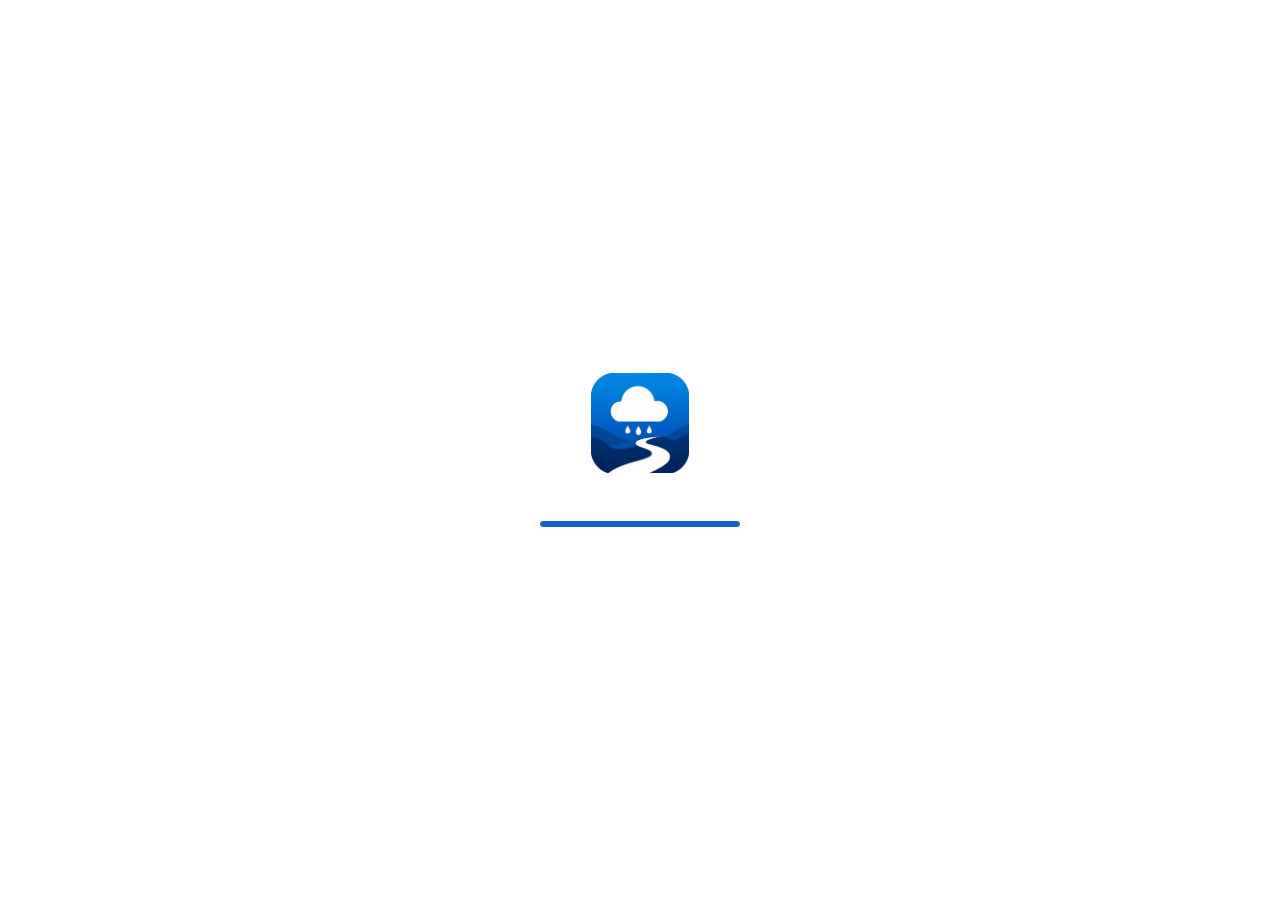
<file: index.html>
<!DOCTYPE html>
<html lang="es">
<head>
<meta charset="UTF-8">
<meta name="viewport" content="width=device-width, initial-scale=1.0">
<title>Splash Screen - Hidro Sinú</title>
<link rel="stylesheet" href="shared/variables.css">
<link rel="stylesheet" href="shared/base.css">
<link rel="stylesheet" href="pages/splash.css">
</head>
<body>
<div class="splash-screen">
    <div class="splash-content">
        <img
            src="assets/images/logo.png"
            alt="Logo Hidro Sinú"
            class="splash-logo"
        >
        <div class="splash-title">
         
        </div>
        <div class="progress-container">
            <div class="splash-progress-bar"></div>
        </div>
    </div>
</div>
<script src="pages/splash.js"></script>
</body>
</html>
</file>
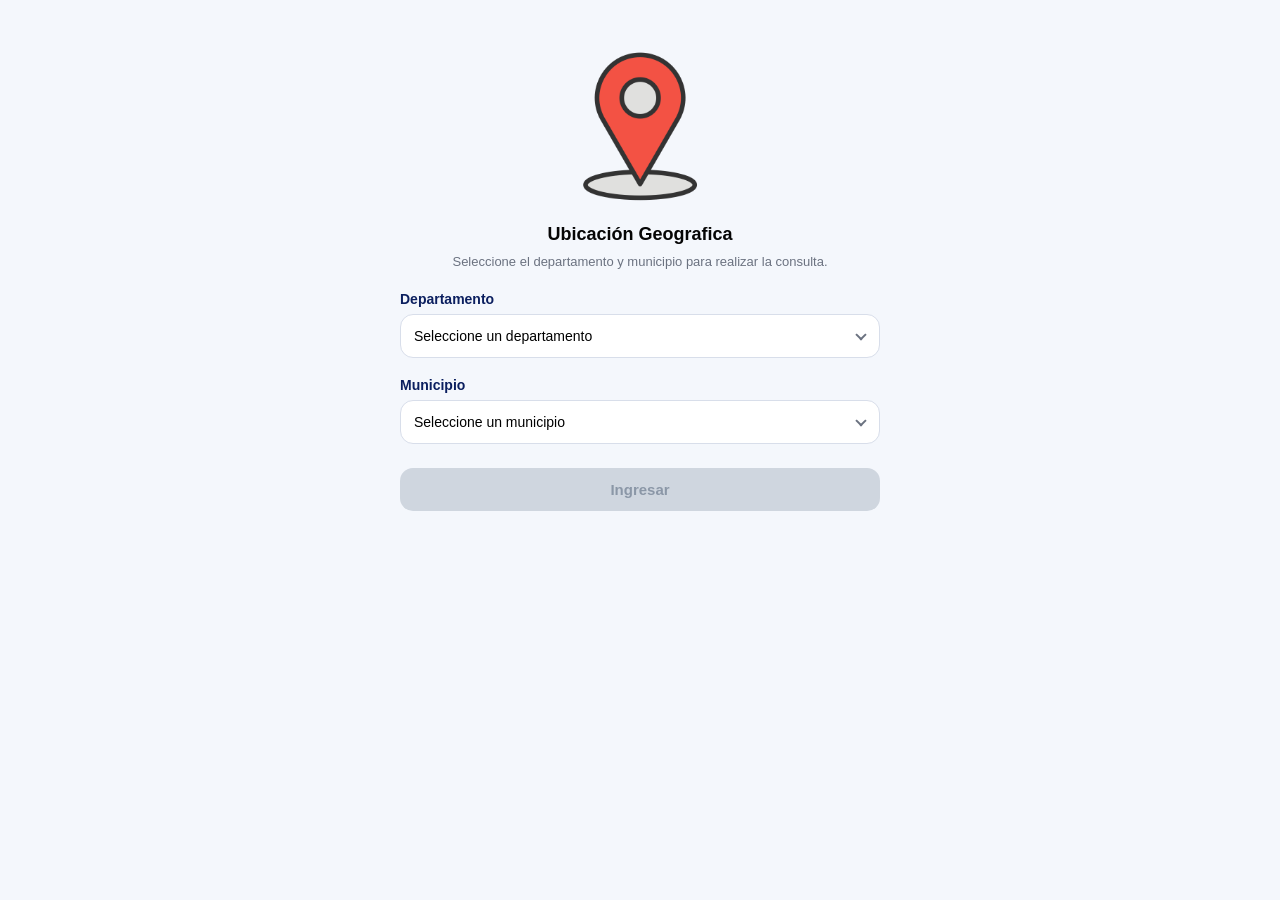
<file: consulta-territorial.html>
<!DOCTYPE html>
<html lang="es">
<head>
<meta charset="UTF-8">
<meta name="viewport" content="width=device-width, initial-scale=1.0">
<title>Consulta Territorial</title>
<link rel="stylesheet" href="shared/variables.css">
<link rel="stylesheet" href="shared/base.css">
<link rel="stylesheet" href="pages/consulta-territorial.css?v=2">
</head>
<body>

<div class="phone">

    <img src="assets/images/icono-consulta.png" alt="Icono Consulta Territorial" class="icon-logo">

    <h1>Ubicación Geografica</h1>

    <p>
        Seleccione el departamento y municipio para realizar la consulta.
    </p>

    <label>Departamento</label>
    <div id="departamentoSelector" class="selector">
        Seleccione un departamento
    </div>

    <label>Municipio</label>
    <div id="municipioSelector" class="selector">
        Seleccione un municipio
    </div>

   <button id="btnIngresar" onclick="consultar()">
    Ingresar
</button>

</div>

<!-- MODAL DEPARTAMENTOS -->
<div id="modalDepartamentos" class="modal">
    <div class="modal-content">
        <div class="modal-header">Seleccione un departamento</div>
        <div id="listaDepartamentos"></div>
    </div>
</div>

<!-- MODAL MUNICIPIOS -->
<div id="modalMunicipios" class="modal">
    <div class="modal-content">
        <div class="modal-header">Seleccione un municipio</div>
        <div id="listaMunicipios"></div>
    </div>
</div>

<script src="pages/consulta-territorial.js"></script>
</body>
</html>
</file>
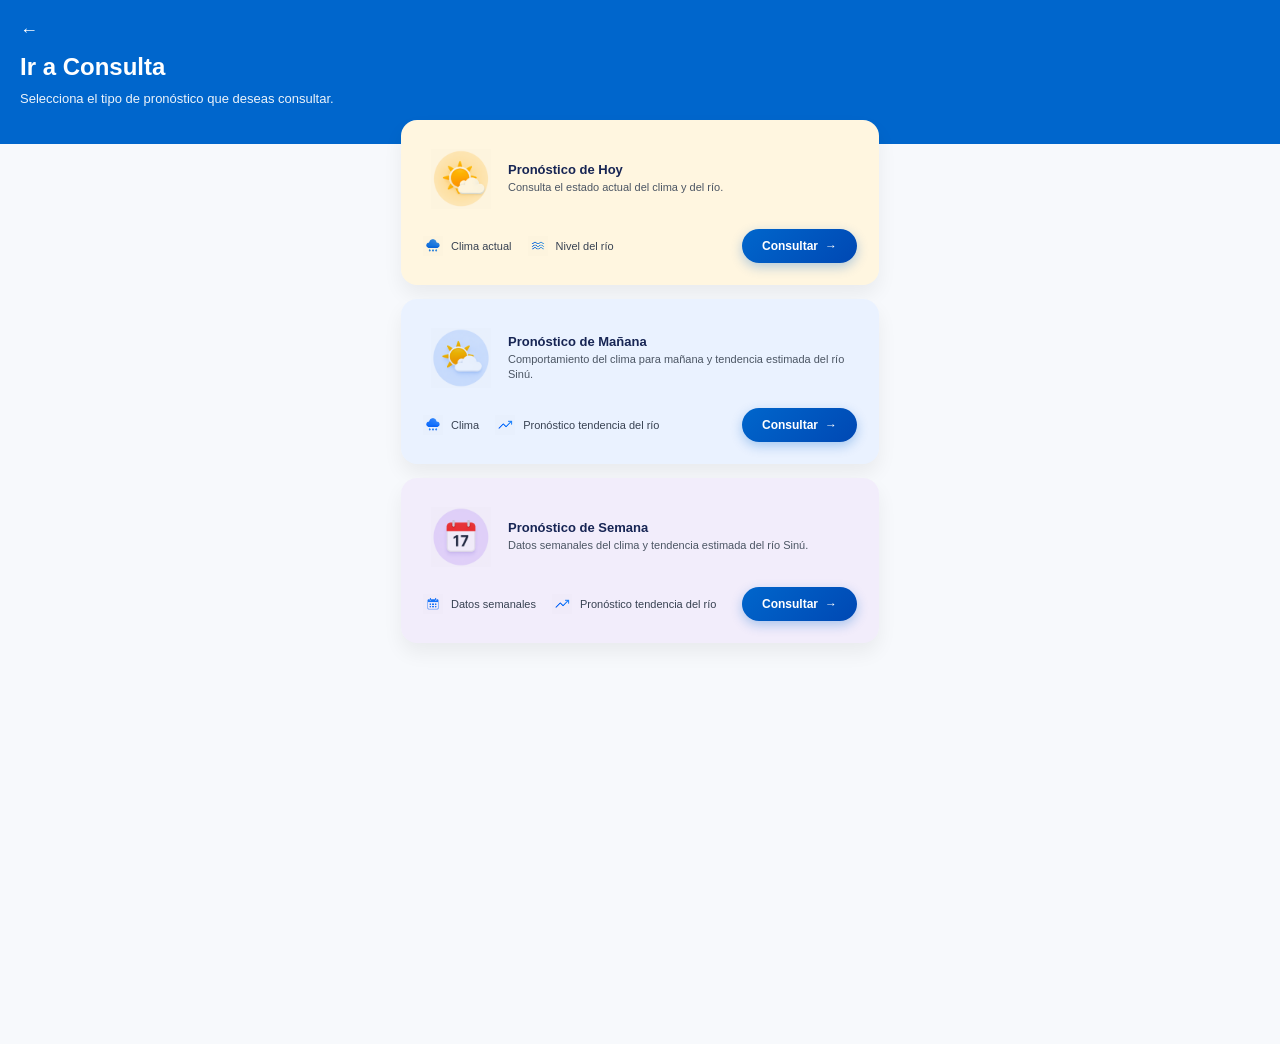
<file: consultas.html>
<!DOCTYPE html>
<html lang="es">
<head>
<meta charset="UTF-8">
<meta name="viewport" content="width=device-width, initial-scale=1.0">
<title>Ir a Consulta - Hidro Sinú</title>
<link rel="stylesheet" href="shared/variables.css">
<link rel="stylesheet" href="shared/base.css">
<link rel="stylesheet" href="pages/consultas.css">
</head>
<body>

<div class="header-card">
    <button class="btn-back" onclick="history.back()">←</button>
    <h2>Ir a Consulta</h2>
    <p>Selecciona el tipo de pronóstico que deseas consultar.</p>
</div>

<div class="principal-wrap">

    <!-- PRONÓSTICO DE HOY -->
    <div class="forecast-card fc-amarillo">
        <div class="fc-top">
            <div class="fc-icon">
                <img src="assets/images/icono-pronostico-hoy.png" alt="Pronóstico de hoy">
            </div>
            <div class="fc-text">
                <h3>Pronóstico de Hoy</h3>
                <p>Consulta el estado actual del clima y del río.</p>
            </div>
        </div>
        <div class="fc-bottom">
            <div class="fc-tags">
                <span class="fc-tag">
                    <img src="assets/images/icono-clima-.png" alt="">
                    Clima actual
                </span>
                <span class="fc-tag">
                    <img src="assets/images/icono-nivel-rio.png" alt="">
                    Nivel del río
                </span>
            </div>
            <button class="btn-consultar" data-tipo="hoy">
                Consultar <span>→</span>
            </button>
        </div>
    </div>

    <!-- PRONÓSTICO DE MAÑANA -->
    <div class="forecast-card fc-azul">
        <div class="fc-top">
            <div class="fc-icon">
                <img src="assets/images/icono-pronostico-manana.png" alt="Pronóstico de mañana">
            </div>
            <div class="fc-text">
                <h3>Pronóstico de Mañana</h3>
                <p>Comportamiento del clima para mañana y tendencia estimada del río Sinú.</p>
            </div>
        </div>
        <div class="fc-bottom">
            <div class="fc-tags">
                <span class="fc-tag">
                    <img src="assets/images/icono-clima-.png" alt="">
                    Clima
                </span>
                <span class="fc-tag">
                    <img src="assets/images/icono-tendencia-rio.png" alt="">
                    Pronóstico tendencia del río
                </span>
            </div>
            <button class="btn-consultar" data-tipo="manana">
                Consultar <span>→</span>
            </button>
        </div>
    </div>

    <!-- PRONÓSTICO DE SEMANA -->
    <div class="forecast-card fc-morado">
        <div class="fc-top">
            <div class="fc-icon">
                <img src="assets/images/icono-pronostico-semana.png" alt="Pronóstico de semana">
            </div>
            <div class="fc-text">
                <h3>Pronóstico de Semana</h3>
                <p>Datos semanales del clima y tendencia estimada del río Sinú.</p>
            </div>
        </div>
        <div class="fc-bottom">
            <div class="fc-tags">
                <span class="fc-tag">
                    <img src="assets/images/icono-datos-semanales.png" alt="">
                    Datos semanales
                </span>
                <span class="fc-tag">
                    <img src="assets/images/icono-tendencia-rio.png" alt="">
                    Pronóstico tendencia del río
                </span>
            </div>
            <button class="btn-consultar" data-tipo="semana">
                Consultar <span>→</span>
            </button>
        </div>
    </div>

</div>

<script src="pages/consultas.js"></script>
</body>
</html>
</file>
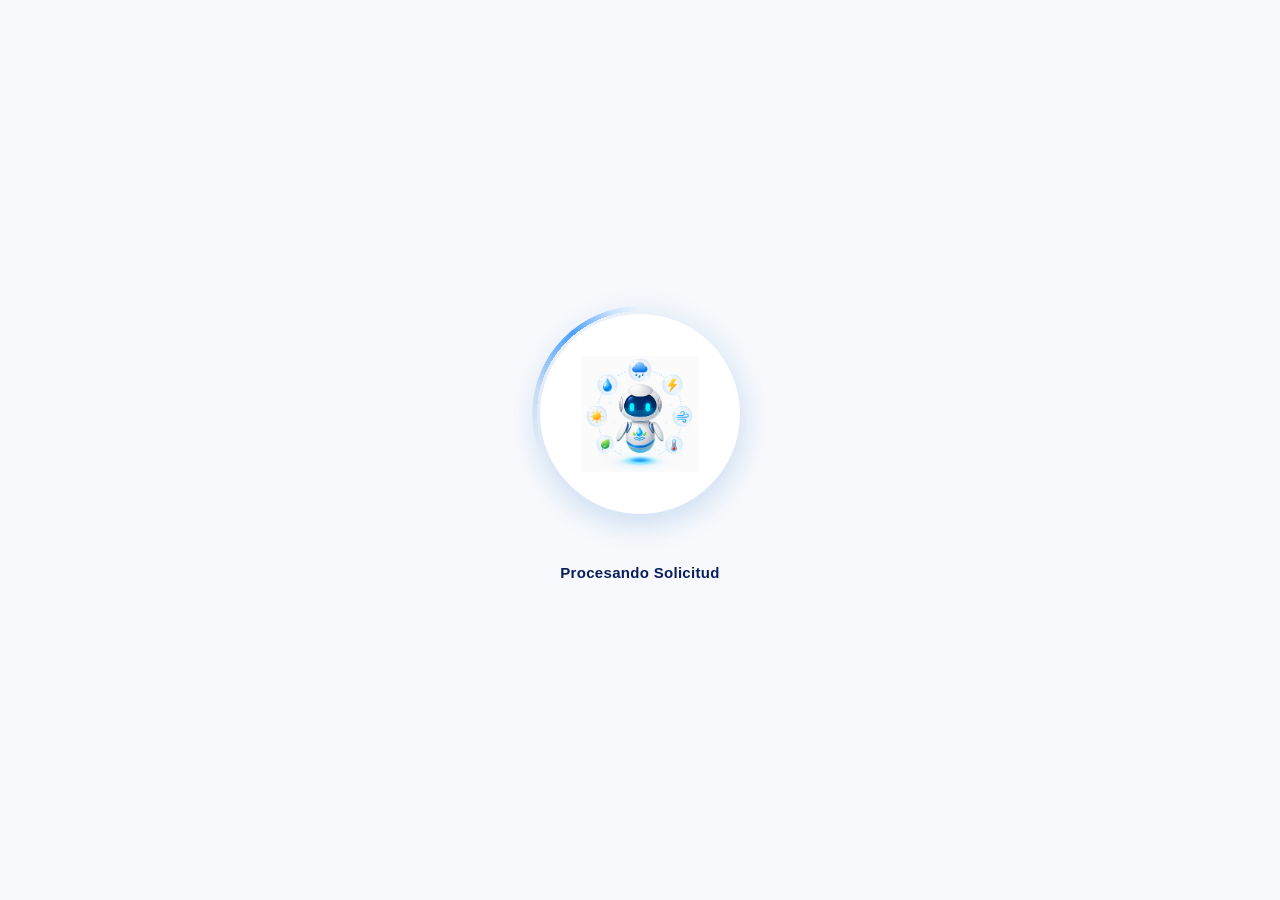
<file: proceso.html>
<!DOCTYPE html>
<html lang="es">
<head>
<meta charset="UTF-8">
<meta name="viewport" content="width=device-width, initial-scale=1.0">
<title>Solicitud en Proceso - Hidro Sinú</title>
<link rel="stylesheet" href="shared/variables.css">
<link rel="stylesheet" href="shared/base.css">
<link rel="stylesheet" href="pages/proceso.css">
</head>
<body>

<div class="proceso-wrap">
    <div class="loader-scene">
        <div class="glow-halo"></div>
        <div class="orbit-ring"></div>
        <div class="robot-circle">
            <img src="assets/images/robot-icono.png" alt="Robot procesando">
        </div>
    </div>

    <div class="status-wrap">
        <span class="status-text" id="statusText">Procesando Solicitud</span>
    </div>
</div>

<script src="pages/proceso.js"></script>
</body>
</html>
</file>
<file: shared/variables.css>
:root {
    --color-primary: #1565c0;
    --color-bg: #ffffff;
    --color-text: #000000;
}
</file>
<file: shared/base.css>
*,
*::before,
*::after {
    box-sizing: border-box;
    margin: 0;
    padding: 0;
}

body {
    font-family: 'Segoe UI', Tahoma, Geneva, Verdana, sans-serif;
    overflow: hidden;
}
</file>
<file: pages/splash.css>
/* Animación de entrada */
@keyframes fadeIn {
    from {
        opacity: 0;
        transform: scale(0.95);
    }
    to {
        opacity: 1;
        transform: scale(1);
    }
}

/* Barra de progreso */
@keyframes progressBar {
    from {
        width: 0%;
    }
    to {
        width: 100%;
    }
}

/* Pantalla Splash */
.splash-screen {
    position: fixed;
    top: 0;
    left: 0;
    width: 100%;
    height: 100vh;
    background: #ffffff;
    display: flex;
    justify-content: center;
    align-items: center;
    z-index: 9999;
}

.splash-content {
    display: flex;
    flex-direction: column;
    align-items: center;
    text-align: center;
    animation: fadeIn .5s ease forwards;
}

/* Logo */
.splash-logo {
    width: 100px;
    height: 100px;
    object-fit: contain;
    margin-bottom: 20px;
}

/* Título */
.splash-title {
    font-family: 'Segoe UI', Tahoma, Geneva, Verdana, sans-serif;
    font-weight: 700;
    font-size: 2.2rem;
    color: #020303;
    margin-bottom: 28px;
    letter-spacing: 0.5px;
}

/* Contenedor barra */
.progress-container {
    width: 200px;
    height: 6px;
    background: #e2e8f0;
    border-radius: 999px;
    overflow: hidden;
}

/* Barra */
.splash-progress-bar {
    height: 100%;
    width: 0;
    background: #1565c0;
    border-radius: 999px;
    animation: progressBar 4s linear forwards;
}

/* Agregar al final del archivo */
.splash-screen.fade-out {
    animation: fadeOut 0.6s ease forwards;
}

@keyframes fadeOut {
    from {
        opacity: 1;
    }
    to {
        opacity: 0;
    }
}
</file>
<file: pages/consulta-territorial.css>
body {
    font-family: Arial, sans-serif;
    background: #f4f7fc;
    padding: 16px;
    margin: 0;
}

.phone {
    width: 100%;
    max-width: 480px;
    margin: 0 auto;
    background: transparent;
    box-shadow: none;
    border-radius: 0;
    padding: 16px 0;
    text-align: center;
    animation: fadeInPage 0.6s ease forwards;
}

@keyframes fadeInPage {
    from {
        opacity: 0;
        transform: translateY(10px);
    }
    to {
        opacity: 1;
        transform: translateY(0);
    }
}

/* Transición de salida hacia Principal */
.phone.fade-out {
    animation: fadeOutPage 0.4s ease forwards;
}

@keyframes fadeOutPage {
    from { opacity: 1; }
    to { opacity: 0; }
}

.icon-logo {
    display: block;
    width: 180px !important;
    height: 180px !important;
    object-fit: cover;
    margin: 4px auto 8px;
    border: none !important;
    outline: none !important;
    box-shadow: none !important;
}

h1 {
    text-align: center;
    color: #050505;
    margin: 0;
    font-size: 18px;
    font-weight: 700;
}

p {
    text-align: center;
    color: #6b7280;
    line-height: 1.5;
    font-size: 13px;
    margin-top: 7px;
}

label {
    display: block;
    text-align: left;
    margin-top: 19px;
    margin-bottom: 7px;
    font-weight: 700;
    color: #0b1f5f;
    font-size: 14px;
}

.selector {
    width: 100%;
    padding: 13px 35px 13px 13px;
    border: 1px solid #d8deea;
    border-radius: 13px;
    font-size: 14px;
    background: white;
    box-sizing: border-box;
    cursor: pointer;
    transition: all 0.2s ease;
    position: relative;
    text-align: left;
}

.selector:hover {
    border-color: #0066cc;
    box-shadow: 0 0 0 3px rgba(0, 102, 204, 0.1);
}

.selector::after {
    content: "";
    position: absolute;
    right: 14px;
    top: 50%;
    width: 8px;
    height: 8px;
    border-right: 2px solid #6b7280;
    border-bottom: 2px solid #6b7280;
    transform: translateY(-65%) rotate(45deg);
    transition: transform 0.2s ease;
}

.selector.abierto::after {
    transform: translateY(-35%) rotate(225deg);
}

button {
    width: 100%;
    margin-top: 24px;
    padding: 13px;
    border: none;
    border-radius: 13px;
    background: #cfd6df;
    color: #8b97a7;
    font-size: 15px;
    font-weight: bold;
    cursor: not-allowed;
    transition: all 0.3s ease;
}

button.activo {
    background: linear-gradient(135deg, #0066cc, #0052a3);
    color: white;
    cursor: pointer;
    box-shadow: 0 4px 15px rgba(0, 102, 204, 0.3);
}

button.activo:hover {
    transform: translateY(-2px);
    box-shadow: 0 6px 25px rgba(0, 102, 204, 0.4);
}

/* ===== MODALES ===== */
.modal {
    display: none;
    position: fixed;
    top: 0;
    left: 0;
    width: 100%;
    height: 100%;
    background: rgba(0, 0, 0, .45);
    z-index: 999;
    animation: fadeIn 0.2s ease;
}

@keyframes fadeIn {
    from { opacity: 0; }
    to { opacity: 1; }
}

.modal-content {
    position: absolute;
    left: 50%;
    top: 50%;
    transform: translate(-50%, -50%);
    width: 90%;
    max-width: 336px;
    background: white;
    border-radius: 16px;
    overflow: hidden;
    max-height: 80vh;
    overflow-y: auto;
    animation: slideUp 0.3s ease;
}

@keyframes slideUp {
    from { transform: translate(-50%, -40%); opacity: 0; }
    to { transform: translate(-50%, -50%); opacity: 1; }
}

.modal-header {
    padding: 16px;
    font-size: 18px;
    font-weight: bold;
    border-bottom: 1px solid #e5e7eb;
    color: #0b1f5f;
    background: #f8faff;
}

.option {
    padding: 16px;
    border-bottom: 1px solid #e5e7eb;
    cursor: pointer;
    font-size: 14px;
    transition: all 0.2s ease;
    color: #1a1a2e;
}

.option:hover {
    background: #f0f6ff;
    padding-left: 19px;
}

.option.selected {
    background: #eef5ff;
    color: #0066cc;
    font-weight: bold;
    border-left: 4px solid #0066cc;
}
</file>
<file: pages/consultas.css>
html, body {
    height: 100% !important;
    min-height: 100vh !important;
    margin: 0 !important;
    padding: 0 !important;
    overflow-y: scroll !important;
    overflow-x: hidden !important;
}

body {
    font-family: Arial, sans-serif;
    background: #f7f9fc;
    animation: fadeInConsultas 0.5s ease forwards;
    min-height: 100vh !important;
    height: auto !important;
}

@keyframes fadeInConsultas {
    from { opacity: 0; }
    to { opacity: 1; }
}

.principal-wrap {
    max-width: 480px;
    margin: 0 auto;
    padding: 1px;
    padding-bottom: 30px !important;
    min-height: 100vh !important;
}

/* ===========================
   ENCABEZADO (HERO)
=========================== */

.header-card {
    background: #0066cc !important;
    padding: 20px 20px 35px;
    color: white;
    position: relative;
}

.btn-back {
    background: none;
    border: none;
    color: white;
    font-size: 18px;
    cursor: pointer;
    padding: 0;
    margin-bottom: 12px;
}

.header-card h2 {
    font-size: 24px;
    font-weight: 800;
    margin: 0 0 8px;
}

.header-card p {
    font-size: 13px;
    line-height: 1.5;
    margin: 0;
    color: rgba(255,255,255,.92);
    max-width: 90%;
}

/* ===========================
   TARJETAS DE PRONÓSTICO
=========================== */

.forecast-card {
    border-radius: 16px;
    padding: 22px;
    margin-top: -25px;
    margin-bottom: 14px;
    position: relative;
    z-index: 2;
    box-shadow: 0 10px 20px rgba(0,0,0,.06);
}

.fc-amarillo {
    background: #fff6e0;
}

.fc-azul {
    background: #eaf2ff;
    margin-top: 0;
}

.fc-morado {
    background: #f2edfb;
    margin-top: 0;
}

.fc-top {
    display: flex;
    align-items: center;
    gap: 10px;
    margin-bottom: 12px;
}

.fc-icon {
    width: 75px;
    height: 75px;
    min-width: 75px;
    background: transparent;
    box-shadow: none;
    border-radius: 0;
    display: flex;
    align-items: center;
    justify-content: center;
    border: 0;
}

.fc-icon img {
    width: 60px;
    height: 69px;
    object-fit: contain;
    mix-blend-mode: multiply !important;
}


.fc-text h3 {
    font-size: 13px;
    font-weight: 700;
    color: #172554;
    margin: 0 0 3px;
}

.fc-text p {
    font-size: 11px;
    color: #4b5563;
    line-height: 1.4;
    margin: 0;
}


.fc-bottom {
    display: flex;
    flex-direction: row;
    align-items: center;
    justify-content: space-between;
    gap: 10px;
    flex-wrap: wrap;
}


.fc-tags {
    display: flex;
    flex-direction: row;
    flex-wrap: wrap;
    gap: 16px;
}


.fc-tag {
    display: flex;
    align-items: center;
    gap: 8px;
    font-size: 11px;
    color: #374151;
}


.fc-tag img {
    width: 20px;
    height: 20px;
    object-fit: contain;
    mix-blend-mode: multiply !important;
    background: transparent !important;
}


.btn-consultar {
    background: linear-gradient(135deg,#0066cc,#0048b3);
    color: white;
    border: none;
    border-radius: 24px;
    padding: 10px 20px;
    font-size: 12px;
    font-weight: 700;
    cursor: pointer;
    display: inline-flex;
    align-items: center;
    justify-content: center;
    gap: 7px;
    width: auto;
    box-shadow: 0 4px 12px rgba(0,102,204,.3);
    white-space: nowrap;
}
</file>
<file: pages/proceso.css>
* { box-sizing: border-box; }

html, body {
    height: 100%;
    margin: 0;
    padding: 0;
}

body {
    font-family: Arial, sans-serif;
    background: #f7f9fc;
    min-height: 100vh;
    display: flex;
    align-items: center;
    justify-content: center;
    overflow: hidden;
}

.proceso-wrap {
    max-width: 480px;
    width: 100%;
    padding: 40px 24px;
    text-align: center;
}

/* ===========================
   ESCENA DEL ÍCONO (ANILLO)
=========================== */

.loader-scene {
    position: relative;
    width: 200px;
    height: 200px;
    margin: 0 auto 44px;
}

/* Anillo de brillo giratorio */
.orbit-ring {
    position: absolute;
    inset: -8px;
    border-radius: 50%;
    background: conic-gradient(
        from 0deg,
        transparent 0deg,
        transparent 250deg,
        rgba(0,102,204,0.15) 285deg,
        #4da3ff 320deg,
        #cfe6ff 345deg,
        transparent 360deg
    );
    -webkit-mask: radial-gradient(farthest-side, transparent calc(100% - 5px), #000 calc(100% - 5px));
    mask: radial-gradient(farthest-side, transparent calc(100% - 5px), #000 calc(100% - 5px));
    animation: girar 2.4s linear infinite;
    z-index: 1;
}

@keyframes girar {
    to { transform: rotate(360deg); }
}

/* Halo suave detrás del contenedor */
.glow-halo {
    position: absolute;
    inset: -30px;
    border-radius: 50%;
    background: radial-gradient(circle, rgba(0,102,204,0.12) 0%, transparent 70%);
    z-index: 0;
    animation: pulso 2.4s ease-in-out infinite;
}

@keyframes pulso {
    0%, 100% { opacity: .6; transform: scale(1); }
    50% { opacity: 1; transform: scale(1.06); }
}

/* Contenedor circular del ícono (robot va aquí) */
.robot-circle {
    position: absolute;
    inset: 0;
    border-radius: 50%;
    background: white;
    box-shadow: 0 10px 30px rgba(0,102,204,.15);
    display: flex;
    align-items: center;
    justify-content: center;
    z-index: 2;
    overflow: hidden;
}

.robot-circle img {
    width: 58%;
    height: 58%;
    object-fit: contain;
}

/* ===========================
   TEXTO DE ESTADO (SIN DESPLAZAMIENTO)
=========================== */

.status-wrap {
    min-height: 28px;
    display: flex;
    align-items: center;
    justify-content: center;
}

.status-text {
    font-size: 15px;
    font-weight: 700;
    color: #0b1f5f;
    letter-spacing: .3px;
    opacity: 1;
    transition: opacity .3s ease;
}

.status-text.oculto {
    opacity: 0;
}
</file>
